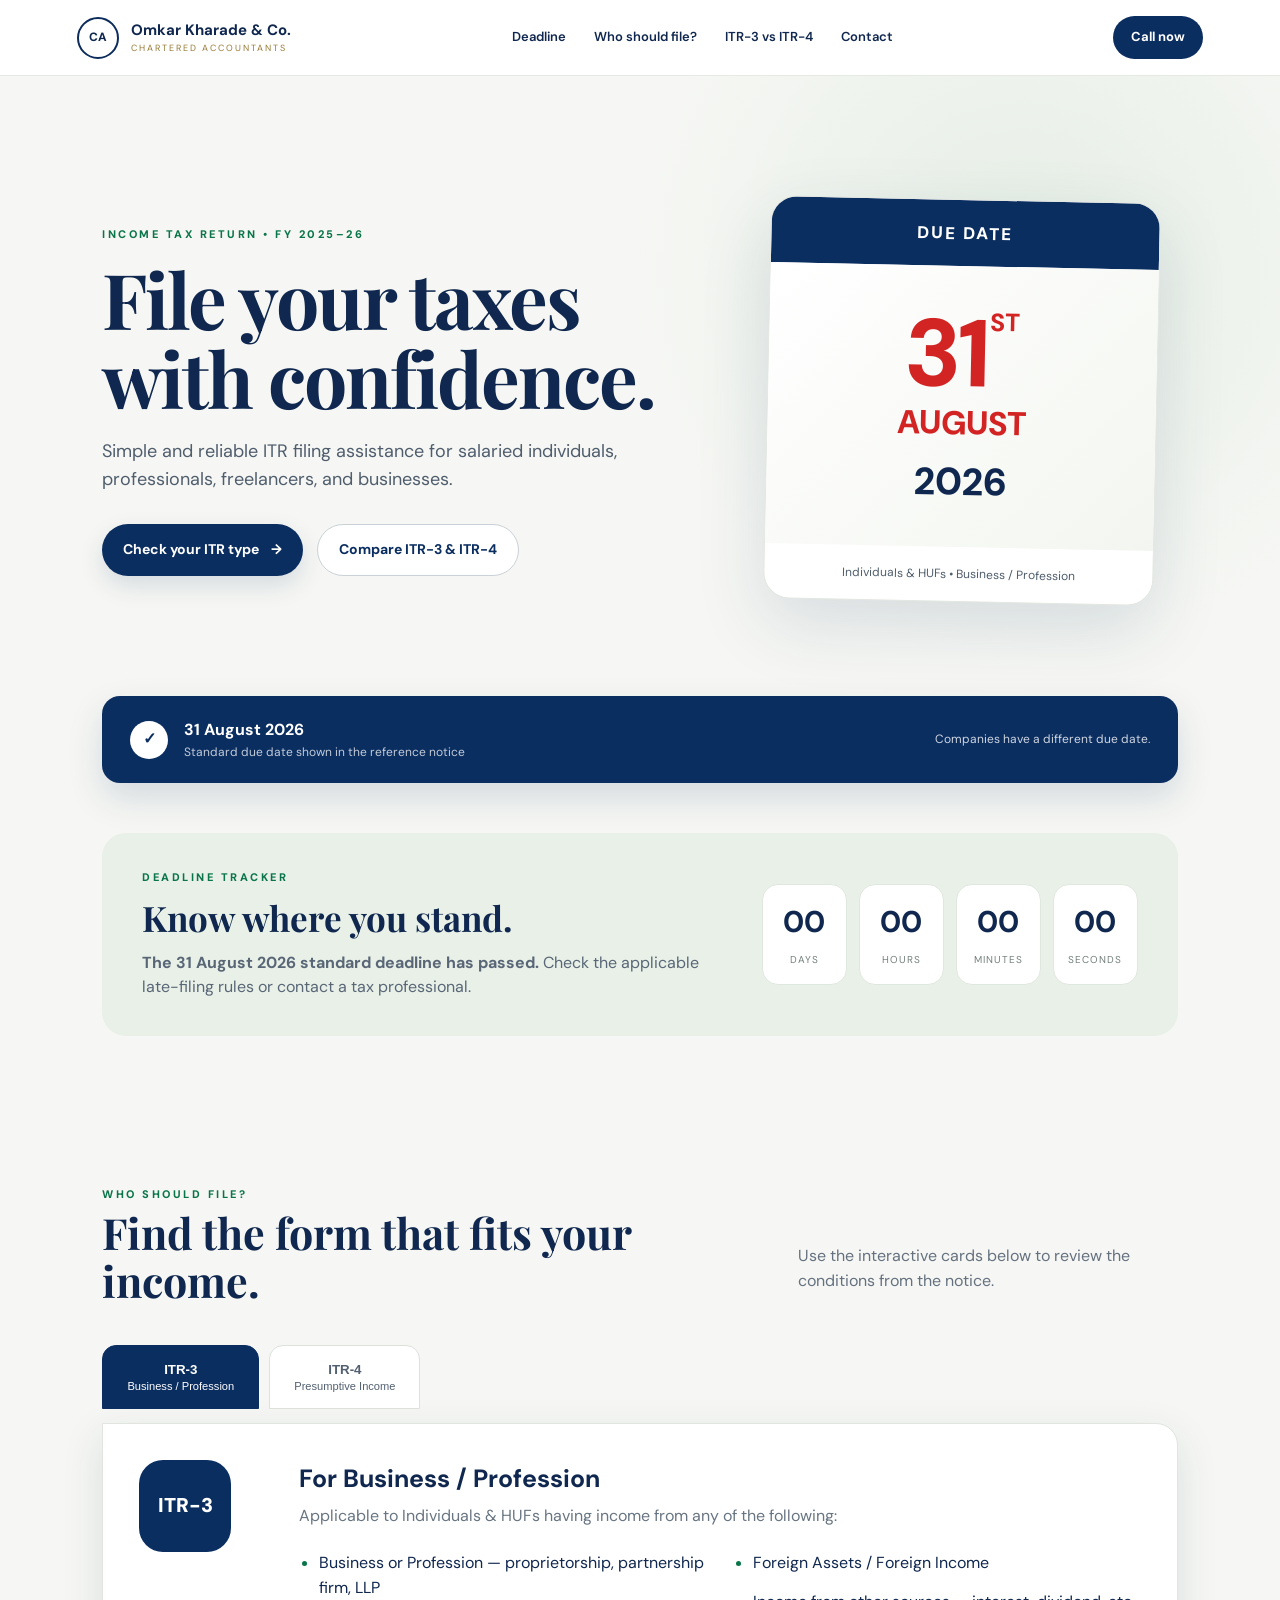
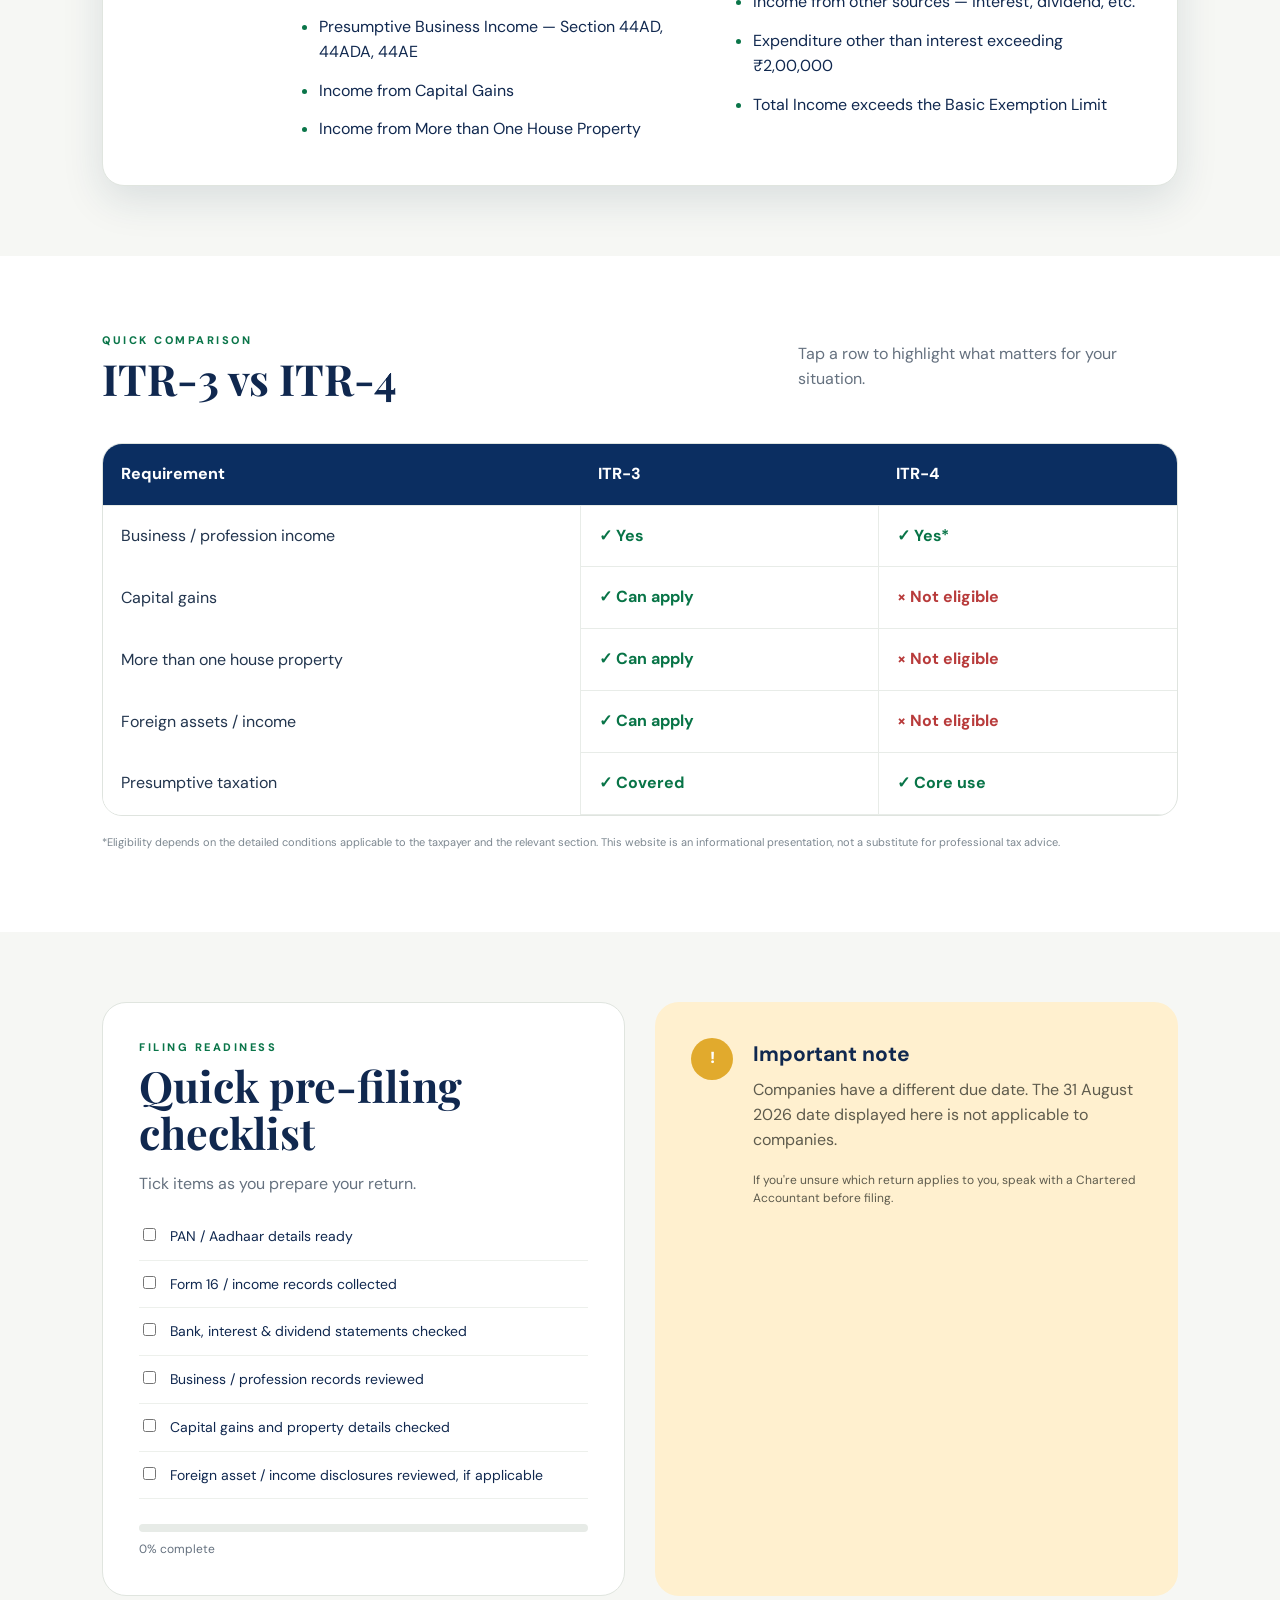
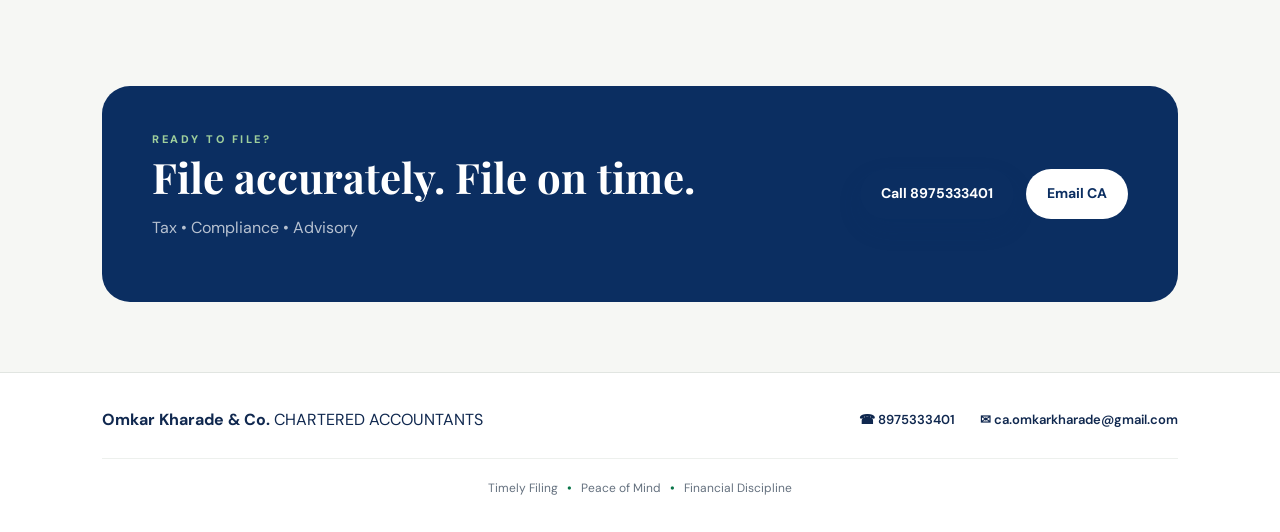
<file: index.html>
<!DOCTYPE html>
<html lang="en">
<head>
  <meta charset="UTF-8" />
  <meta name="viewport" content="width=device-width, initial-scale=1.0" />
  <title>ITR Filing Due Date 2026 | Omkar Kharade & Co.</title>
  <meta name="description" content="Interactive ITR filing deadline guide for Individuals and HUFs — ITR-3 and ITR-4." />
  <link rel="preconnect" href="https://fonts.googleapis.com">
  <link rel="preconnect" href="https://fonts.gstatic.com" crossorigin>
  <link href="https://fonts.googleapis.com/css2?family=DM+Sans:wght@400;500;600;700&family=Playfair+Display:wght@600;700&display=swap" rel="stylesheet">
  <link rel="stylesheet" href="style.css" />
</head>
<body>
  <header class="nav">
    <div class="brand">
      <div class="brand-mark">CA</div>
      <div>
        <strong>Omkar Kharade & Co.</strong>
        <span>CHARTERED ACCOUNTANTS</span>
      </div>
    </div>
    <nav>
      <a href="#deadline">Deadline</a>
      <a href="#eligibility">Who should file?</a>
      <a href="#compare">ITR-3 vs ITR-4</a>
      <a href="#contact">Contact</a>
    </nav>
    <a class="nav-cta" href="tel:+918975333401">Call now</a>
  </header>

  <main>
    <section class="hero" id="deadline">
      <div class="hero-copy">
        <div class="eyebrow">INCOME TAX RETURN • FY 2025–26</div>
        <h1>File your taxes with confidence.<br><em></em></h1>
        <p class="hero-lead">Simple and reliable ITR filing assistance for salaried individuals, professionals, freelancers, and businesses.
</p>
        <div class="hero-actions">
          <a class="btn primary" href="#eligibility">Check your ITR type <span>→</span></a>
          <a class="btn ghost" href="#compare">Compare ITR-3 & ITR-4</a>
        </div>
      </div>

      <div class="deadline-card">
        <div class="calendar-top">DUE DATE</div>
        <div class="calendar-body">
          <span class="calendar-day">31<sup>ST</sup></span>
          <span class="calendar-month">AUGUST</span>
          <span class="calendar-year">2026</span>
        </div>
        <div class="calendar-foot">Individuals & HUFs • Business / Profession</div>
      </div>
    </section>

    <section class="status-strip">
      <div class="status-icon">✓</div>
      <div>
        <strong>31 August 2026</strong>
        <span>Standard due date shown in the reference notice</span>
      </div>
      <div class="status-note">Companies have a different due date.</div>
    </section>

    <section class="countdown-section">
      <div>
        <div class="section-kicker">DEADLINE TRACKER</div>
        <h2>Know where you stand.</h2>
        <p id="deadlineMessage">Checking the filing deadline…</p>
      </div>
      <div class="countdown" id="countdown">
        <div><b id="days">00</b><span>Days</span></div>
        <div><b id="hours">00</b><span>Hours</span></div>
        <div><b id="minutes">00</b><span>Minutes</span></div>
        <div><b id="seconds">00</b><span>Seconds</span></div>
      </div>
    </section>

    <section class="section" id="eligibility">
      <div class="section-heading">
        <div>
          <div class="section-kicker">WHO SHOULD FILE?</div>
          <h2>Find the form that fits your income.</h2>
        </div>
        <p>Use the interactive cards below to review the conditions from the notice.</p>
      </div>

      <div class="tabs">
        <button class="tab active" data-tab="itr3">ITR-3 <small>Business / Profession</small></button>
        <button class="tab" data-tab="itr4">ITR-4 <small>Presumptive Income</small></button>
      </div>

      <div class="tab-panels">
        <article class="form-panel active" id="itr3">
          <div class="panel-badge">ITR-3</div>
          <div>
            <h3>For Business / Profession</h3>
            <p>Applicable to Individuals & HUFs having income from any of the following:</p>
            <ul class="feature-list">
              <li>Business or Profession — proprietorship, partnership firm, LLP</li>
              <li>Presumptive Business Income — Section 44AD, 44ADA, 44AE</li>
              <li>Income from Capital Gains</li>
              <li>Income from More than One House Property</li>
              <li>Foreign Assets / Foreign Income</li>
              <li>Income from other sources — interest, dividend, etc.</li>
              <li>Expenditure other than interest exceeding ₹2,00,000</li>
              <li>Total Income exceeds the Basic Exemption Limit</li>
            </ul>
          </div>
        </article>

        <article class="form-panel" id="itr4">
          <div class="panel-badge green">ITR-4</div>
          <div>
            <h3>For Presumptive Income</h3>
            <p>Applicable to Individuals & HUFs satisfying the relevant presumptive-income conditions:</p>
            <ul class="feature-list">
              <li>Presumptive Business under Section 44AD, 44ADA or 44AE</li>
              <li>Total Turnover / Gross Receipts up to ₹2 Crore</li>
              <li>₹3 Crore in case of 44AD as per new tax-regime conditions</li>
              <li>No Income from Capital Gains</li>
              <li>No Income from more than one House Property</li>
              <li>No Foreign Assets / Foreign Income</li>
              <li>Income from other sources, if any, within the permissible limit</li>
            </ul>
          </div>
        </article>
      </div>
    </section>

    <section class="section comparison" id="compare">
      <div class="section-heading">
        <div>
          <div class="section-kicker">QUICK COMPARISON</div>
          <h2>ITR-3 vs ITR-4</h2>
        </div>
        <p>Tap a row to highlight what matters for your situation.</p>
      </div>

      <div class="compare-grid">
        <div class="compare-head">Requirement</div>
        <div class="compare-head">ITR-3</div>
        <div class="compare-head">ITR-4</div>

        <button class="compare-row-label">Business / profession income</button>
        <div class="cell yes">✓ Yes</div><div class="cell yes">✓ Yes*</div>

        <button class="compare-row-label">Capital gains</button>
        <div class="cell yes">✓ Can apply</div><div class="cell no">× Not eligible</div>

        <button class="compare-row-label">More than one house property</button>
        <div class="cell yes">✓ Can apply</div><div class="cell no">× Not eligible</div>

        <button class="compare-row-label">Foreign assets / income</button>
        <div class="cell yes">✓ Can apply</div><div class="cell no">× Not eligible</div>

        <button class="compare-row-label">Presumptive taxation</button>
        <div class="cell yes">✓ Covered</div><div class="cell yes">✓ Core use</div>
      </div>
      <p class="disclaimer">*Eligibility depends on the detailed conditions applicable to the taxpayer and the relevant section. This website is an informational presentation, not a substitute for professional tax advice.</p>
    </section>

    <section class="section checklist-section">
      <div class="checklist-card">
        <div class="section-kicker">FILING READINESS</div>
        <h2>Quick pre-filing checklist</h2>
        <p>Tick items as you prepare your return.</p>
        <label><input type="checkbox"> PAN / Aadhaar details ready</label>
        <label><input type="checkbox"> Form 16 / income records collected</label>
        <label><input type="checkbox"> Bank, interest & dividend statements checked</label>
        <label><input type="checkbox"> Business / profession records reviewed</label>
        <label><input type="checkbox"> Capital gains and property details checked</label>
        <label><input type="checkbox"> Foreign asset / income disclosures reviewed, if applicable</label>
        <div class="progress-wrap"><div class="progress" id="progress"></div></div>
        <span id="progressText">0% complete</span>
      </div>

      <div class="warning-card">
        <div class="warning-icon">!</div>
        <div>
          <h3>Important note</h3>
          <p>Companies have a different due date. The 31 August 2026 date displayed here is not applicable to companies.</p>
          <p class="mini">If you're unsure which return applies to you, speak with a Chartered Accountant before filing.</p>
        </div>
      </div>
    </section>

    <section class="cta-section">
      <div>
        <div class="section-kicker">READY TO FILE?</div>
        <h2>File accurately. File on time.</h2>
        <p>Tax • Compliance • Advisory</p>
      </div>
      <div class="cta-actions">
        <a class="btn primary" href="tel:+918975333401">Call 8975333401</a>
        <a class="btn light" href="mailto:ca.omkarkharade@gmail.com">Email CA</a>
      </div>
    </section>
  </main>

  <footer id="contact">
    <div>
      <strong>Omkar Kharade & Co.</strong>
      <span>CHARTERED ACCOUNTANTS</span>
    </div>
    <div class="footer-contact">
      <a href="tel:+918975333401">☎ 8975333401</a>
      <a href="mailto:ca.omkarkharade@gmail.com">✉ ca.omkarkharade@gmail.com</a>
    </div>
    <div class="footer-bottom">Timely Filing <b>•</b> Peace of Mind <b>•</b> Financial Discipline</div>
  </footer>

  <script src="script.js"></script>
</body>
</html>
</file>
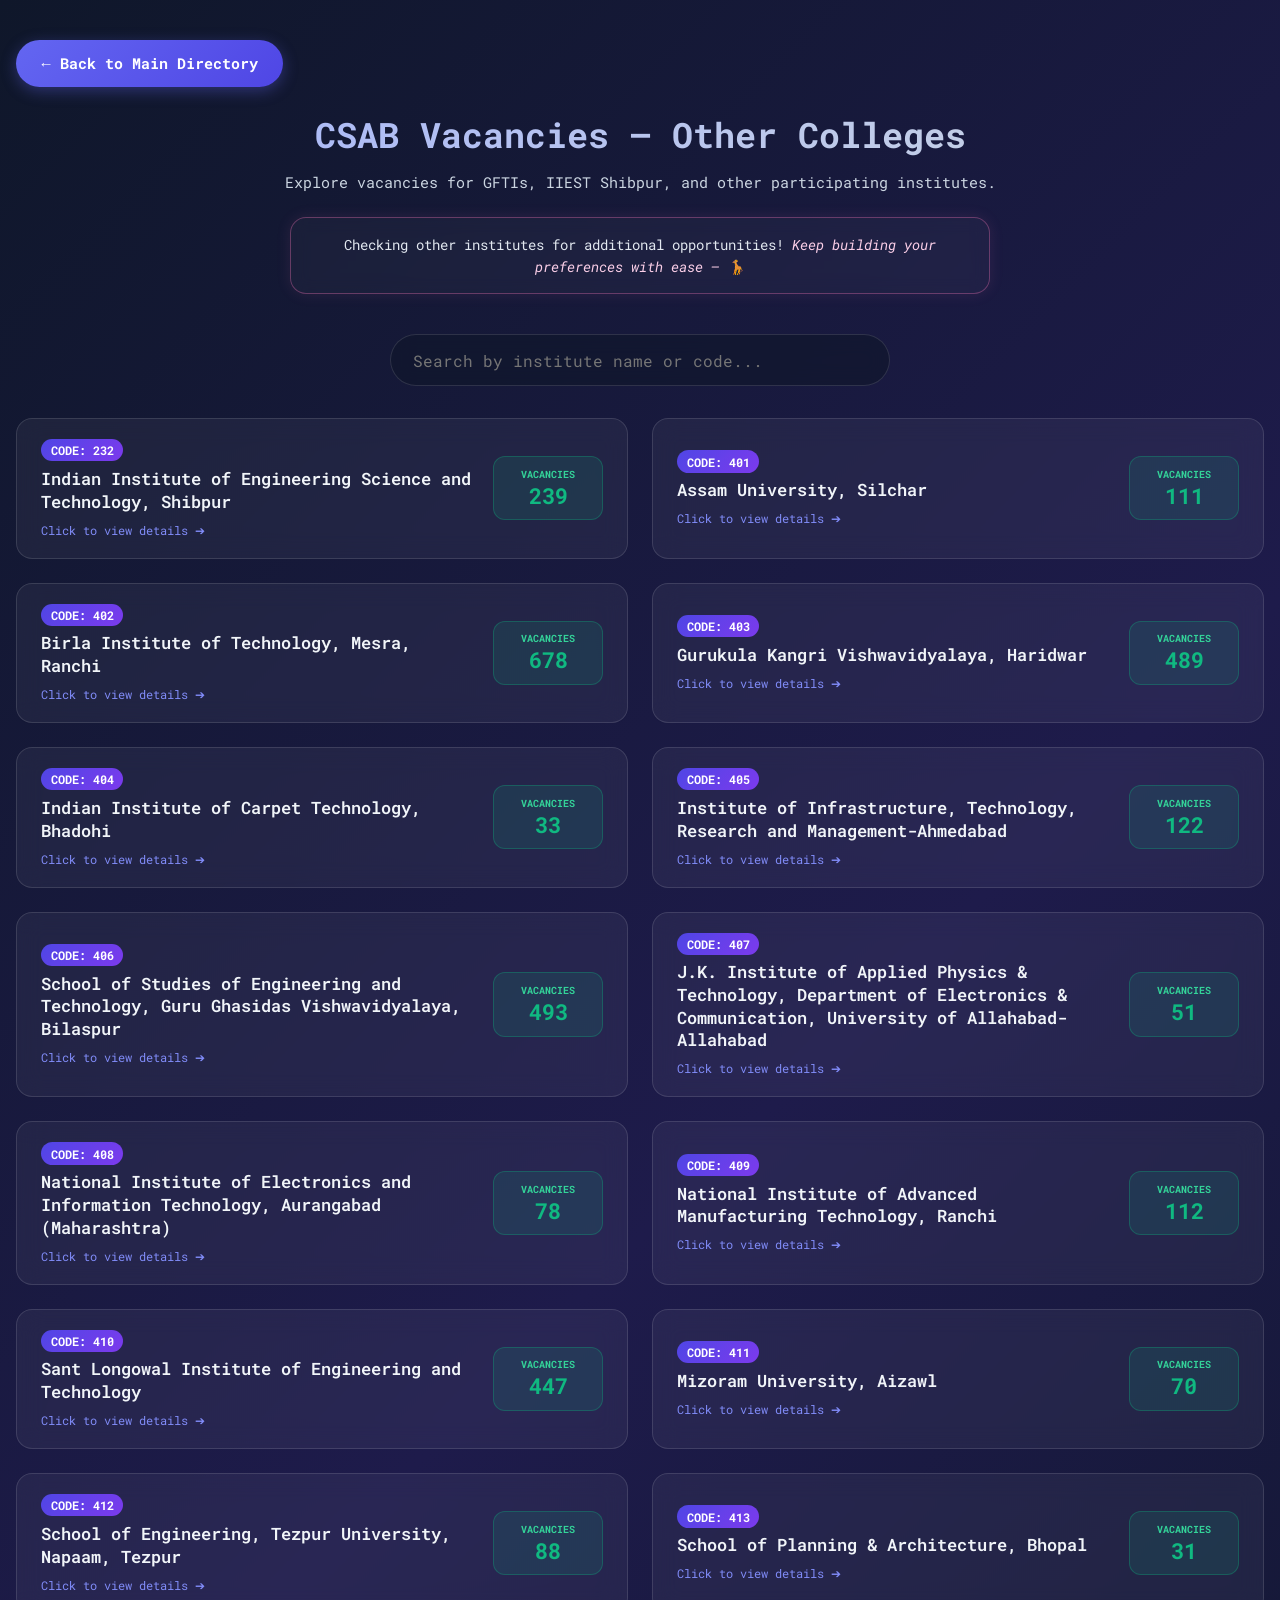
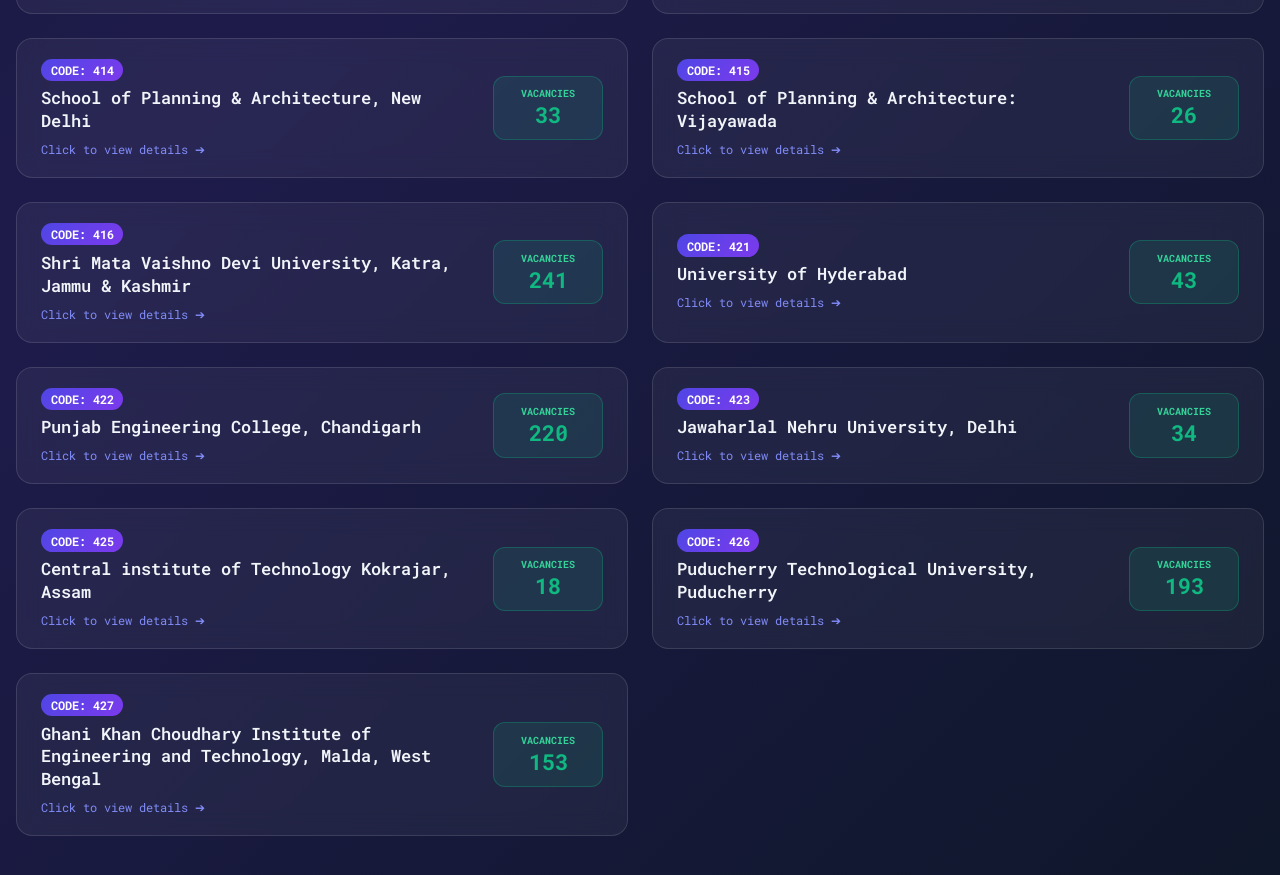
<file: other_college.html>
<!doctype html>
<html lang="en">
  <head>
    <meta charset="UTF-8" />
    <meta name="viewport" content="width=device-width, initial-scale=1.0" />
    <title>CSAB Vacancy Directory - Other Colleges</title>
    <link rel="preconnect" href="https://fonts.googleapis.com" />
    <link rel="preconnect" href="https://fonts.gstatic.com" crossorigin />
    <link
      href="https://fonts.googleapis.com/css2?family=Roboto+Mono:ital,wght@0,100..700;1,100..700&display=swap"
      rel="stylesheet"
    />
    <style>
      *,
      *::before,
      *::after {
        font-family: "Roboto Mono", monospace !important;
      }
      :root {
        --bg-gradient: linear-gradient(
          135deg,
          #0f172a 0%,
          #1e1b4b 50%,
          #0f172a 100%
        );
        --card-bg: rgba(255, 255, 255, 0.05);
        --card-border: rgba(255, 255, 255, 0.12);
        --accent-color: #6366f1;
        --accent-glow: rgba(99, 102, 241, 0.4);
        --text-main: #f8fafc;
        --text-muted: #94a3b8;
      }

      * {
        box-sizing: border-box;
        margin: 0;
        padding: 0;
      }

      body {
        background: var(--bg-gradient);
        color: var(--text-main);
        min-height: 100vh;
        padding: 2.5rem 1rem;
        font-family: "Roboto Mono", monospace !important;
      }

      .container {
        max-width: 1400px;
        margin: 0 auto;
      }

      /* Top Navigation / Action Bar */
      .top-nav {
        display: flex;
        justify-content: flex-start;
        margin-bottom: 1.5rem;
      }

      .btn-nav {
        display: inline-flex;
        align-items: center;
        gap: 0.5rem;
        background: linear-gradient(135deg, #6366f1, #4f46e5);
        color: #ffffff;
        text-decoration: none;
        padding: 0.8rem 1.6rem;
        border-radius: 50px;
        font-weight: 700;
        font-size: 0.95rem;
        box-shadow: 0 4px 15px rgba(99, 102, 241, 0.35);
        transition: all 0.3s ease;
      }

      .btn-nav:hover {
        transform: translateY(-2px);
        box-shadow: 0 6px 20px rgba(99, 102, 241, 0.5);
        background: linear-gradient(135deg, #4f46e5, #4338ca);
      }

      header {
        text-align: center;
        margin-bottom: 2.5rem;
        padding: 0 1rem;
        font-family: "Roboto Mono", monospace;
      }

      header h1 {
        font-size: 2.2rem;
        font-weight: 700;
        background: linear-gradient(to right, #a5b4fc, #cbd5e1);
        -webkit-background-clip: text;
        -webkit-text-fill-color: transparent;
        margin-bottom: 0.8rem;
      }

      .apology-subtext {
        color: #cbd5e1;
        font-size: 0.95rem;
        max-width: 750px;
        margin: 0 auto 1.4rem auto;
        line-height: 1.6;
      }

      .apology-subtext strong {
        color: #f472b6;
        font-weight: 600;
      }

      .personal-note {
        display: inline-block;
        background: rgba(255, 255, 255, 0.03);
        border: 1px solid rgba(244, 114, 182, 0.35);
        border-radius: 16px;
        padding: 1rem 1.8rem;
        max-width: 700px;
        backdrop-filter: blur(8px);
        box-shadow: 0 0 15px rgba(244, 114, 182, 0.1);
      }

      .personal-note p {
        color: #e2e8f0;
        font-size: 0.9rem;
        line-height: 1.5;
        margin: 0;
      }

      .personal-note em {
        font-style: italic;
        color: #fbcfe8;
      }

      .personal-note strong {
        font-style: normal;
        color: #ffffff;
        font-weight: 700;
      }

      .controls {
        display: flex;
        justify-content: center;
        margin-bottom: 2rem;
      }

      .search-input {
        width: 100%;
        max-width: 500px;
        padding: 0.9rem 1.4rem;
        border-radius: 50px;
        border: 1px solid var(--card-border);
        background: rgba(15, 23, 42, 0.6);
        color: #fff;
        font-size: 1rem;
        outline: none;
        backdrop-filter: blur(10px);
        transition: all 0.3s ease;
      }

      .search-input:focus {
        border-color: var(--accent-color);
        box-shadow: 0 0 15px var(--accent-glow);
      }

      .card-grid {
        display: grid;
        grid-template-columns: repeat(2, 1fr);
        gap: 1.5rem;
      }

      @media (max-width: 900px) {
        .card-grid {
          grid-template-columns: 1fr;
        }
      }

      .institute-card {
        background: var(--card-bg);
        border: 1px solid var(--card-border);
        border-radius: 16px;
        padding: 1.25rem 1.5rem;
        backdrop-filter: blur(12px);
        display: flex;
        align-items: center;
        gap: 1.25rem;
        cursor: pointer;
        transition:
          transform 0.3s ease,
          box-shadow 0.3s ease,
          border-color 0.3s ease;
      }

      .institute-card:hover {
        transform: translateY(-4px);
        border-color: var(--accent-color);
        box-shadow:
          0 10px 25px rgba(0, 0, 0, 0.4),
          0 0 20px var(--accent-glow);
      }

      .card-info {
        flex-grow: 1;
        display: flex;
        flex-direction: column;
        gap: 0.4rem;
      }

      .code-badge {
        align-self: flex-start;
        background: linear-gradient(135deg, #4f46e5, #7c3aed);
        color: #fff;
        font-size: 0.75rem;
        font-weight: 700;
        padding: 0.2rem 0.6rem;
        border-radius: 20px;
      }

      .institute-name {
        font-size: 1.05rem;
        font-weight: 600;
        line-height: 1.35;
        color: #f1f5f9;
      }

      .click-hint {
        font-size: 0.75rem;
        color: #818cf8;
        margin-top: 2px;
      }

      .vacancy-box {
        min-width: 110px;
        background: rgba(16, 185, 129, 0.12);
        border: 1px solid rgba(16, 185, 129, 0.3);
        border-radius: 12px;
        padding: 0.6rem 0.8rem;
        display: flex;
        flex-direction: column;
        align-items: center;
        text-align: center;
      }

      .vacancy-label {
        font-size: 0.65rem;
        color: #34d399;
        text-transform: uppercase;
        font-weight: 700;
      }

      .vacancy-count {
        font-size: 1.4rem;
        font-weight: 800;
        color: #10b981;
      }

      /* Modal Styling */
      .modal-overlay {
        position: fixed;
        top: 0;
        left: 0;
        width: 100%;
        height: 100%;
        background: rgba(15, 23, 42, 0.85);
        backdrop-filter: blur(8px);
        display: none;
        justify-content: center;
        align-items: center;
        z-index: 1000;
        padding: 1rem;
      }

      .modal-content {
        background: #1e1b4b;
        border: 1px solid var(--card-border);
        border-radius: 20px;
        width: 100%;
        max-width: 900px;
        max-height: 85vh;
        display: flex;
        flex-direction: column;
        box-shadow: 0 25px 50px -12px rgba(0, 0, 0, 0.7);
        animation: zoomIn 0.3s ease-out;
      }

      .modal-header {
        padding: 1.5rem;
        border-bottom: 1px solid var(--card-border);
        display: flex;
        align-items: center;
        gap: 1.2rem;
        position: relative;
      }

      .close-btn {
        position: absolute;
        top: 1.2rem;
        right: 1.5rem;
        background: rgba(255, 255, 255, 0.1);
        border: none;
        color: #fff;
        font-size: 1.5rem;
        width: 36px;
        height: 36px;
        border-radius: 50%;
        cursor: pointer;
        display: flex;
        align-items: center;
        justify-content: center;
        transition: 0.2s ease;
      }

      .close-btn:hover {
        background: rgba(239, 68, 68, 0.6);
      }

      .modal-body {
        padding: 1.5rem;
        overflow-y: auto;
      }

      /* State / Quota Titles */
      .state-section {
        margin-bottom: 2rem;
      }

      .state-title {
        font-size: 1.1rem;
        font-weight: 700;
        padding: 0.4rem 0.8rem;
        border-radius: 8px;
        display: inline-block;
        margin-bottom: 1rem;
      }

      .hs-title {
        background: rgba(99, 102, 241, 0.2);
        color: #a5b4fc;
        border: 1px solid rgba(99, 102, 241, 0.4);
      }

      .os-title {
        background: rgba(56, 189, 248, 0.2);
        color: #38bdf8;
        border: 1px solid rgba(56, 189, 248, 0.4);
      }

      .ai-title {
        background: rgba(236, 72, 153, 0.2);
        color: #f472b6;
        border: 1px solid rgba(236, 72, 153, 0.4);
      }

      .branch-card {
        background: rgba(255, 255, 255, 0.03);
        border: 1px solid rgba(255, 255, 255, 0.08);
        border-radius: 12px;
        margin-bottom: 1rem;
        padding: 1rem;
      }

      .branch-name {
        font-weight: 600;
        font-size: 1rem;
        color: #f8fafc;
        margin-bottom: 0.8rem;
        border-bottom: 1px dashed rgba(255, 255, 255, 0.1);
        padding-bottom: 0.4rem;
      }

      .pool-block {
        margin-top: 0.6rem;
      }

      .pool-title {
        font-size: 0.8rem;
        font-weight: 700;
        color: #cbd5e1;
        margin-bottom: 0.4rem;
        text-transform: uppercase;
        letter-spacing: 0.5px;
      }

      .category-grid {
        display: grid;
        grid-template-columns: repeat(auto-fill, minmax(130px, 1fr));
        gap: 0.6rem;
        margin-bottom: 0.8rem;
      }

      .cat-badge {
        background: rgba(0, 0, 0, 0.3);
        border: 1px solid var(--card-border);
        border-radius: 8px;
        padding: 0.4rem 0.6rem;
        display: flex;
        justify-content: space-between;
        align-items: center;
      }

      .cat-name {
        font-size: 0.75rem;
        color: var(--text-muted);
      }

      .cat-val {
        font-weight: 700;
        font-size: 0.9rem;
        color: #34d399;
      }

      .status-msg {
        text-align: center;
        font-size: 1.2rem;
        color: var(--text-muted);
        margin-top: 3rem;
      }

      @keyframes zoomIn {
        from {
          transform: scale(0.9);
          opacity: 0;
        }
        to {
          transform: scale(1);
          opacity: 1;
        }
      }
    </style>
  </head>
  <body>
    <div class="container">
      <!-- Top Most Navigation Button -->
      <div class="top-nav">
        <a href="index.html" class="btn-nav">← Back to Main Directory</a>
      </div>

      <header>
        <h1>CSAB Vacancies — Other Colleges</h1>
        <p class="apology-subtext">
          Explore vacancies for GFTIs, IIEST Shibpur, and other participating institutes.
        </p>

        <div class="personal-note">
          <p>
            Checking other institutes for additional opportunities! 
            <em>Keep building your preferences with ease — 🦒</em>
          </p>
        </div>
      </header>

      <div class="controls">
        <input
          type="text"
          id="searchInput"
          class="search-input"
          placeholder="Search by institute name or code..."
        />
      </div>

      <div id="cardGrid" class="card-grid"></div>
      <div id="statusMessage" class="status-msg">Loading JSON Data...</div>
    </div>

    <!-- Modal Window -->
    <div id="detailsModal" class="modal-overlay">
      <div class="modal-content">
        <div class="modal-header">
          <div>
            <span id="modalCode" class="code-badge"></span>
            <h2
              id="modalTitle"
              class="institute-name"
              style="font-size: 1.2rem; margin-top: 4px"
            ></h2>
          </div>
          <button class="close-btn" onclick="closeModal()">&times;</button>
        </div>
        <div id="modalBody" class="modal-body"></div>
      </div>
    </div>

    <script>
      // College Codes corresponding to IIEST Shibpur and GFTIs (232, 401, 402, etc.)
      const otherCollegeCodes = new Set([
        "232",
        "401",
        "402",
        "403",
        "404",
        "405",
        "406",
        "407",
        "408",
        "409",
        "410",
        "411",
        "412",
        "413",
        "414",
        "415",
        "416",
        "417",
        "418",
        "419",
        "421",
        "422",
        "423",
        "425",
        "426",
        "427"
      ]);

      let aggregatedInstitutes = new Map();

      async function loadCSABData() {
        const statusMsg = document.getElementById("statusMessage");
        try {
          const response = await fetch("csabdetails.json");
          if (!response.ok)
            throw new Error(`HTTP error! status: ${response.status}`);

          const rawData = await response.json();
          processCSABData(rawData);

          statusMsg.style.display = "none";
          renderCards(Array.from(aggregatedInstitutes.values()));
        } catch (error) {
          console.error("Error loading JSON:", error);
          statusMsg.innerText =
            "Error loading CSAB details JSON file. Make sure 'csabdetails.json' exists in your folder.";
        }
      }

      function processCSABData(data) {
        data.forEach((item) => {
          const code = String(item["Institute Code"]).trim();
          const quota = String(item["Quota"]).trim().toUpperCase();

          // Matches institutes listed in otherCollegeCodes for HS, OS, and AI quotas
          if (
            otherCollegeCodes.has(code) &&
            (quota === "HS" || quota === "OS" || quota === "AI")
          ) {
            if (!aggregatedInstitutes.has(code)) {
              aggregatedInstitutes.set(code, {
                code: code,
                name: item["Institute Name"],
                totalVacancies: 0,
                quotaData: {
                  HS: {},
                  OS: {},
                  AI: {},
                },
              });
            }

            const inst = aggregatedInstitutes.get(code);
            const vacancy = parseInt(item["Vacancy"], 10) || 0;
            const branch = item["Program Name"];
            const pool =
              item["Seat Pool"] || item["Gender"] || "Gender-Neutral";
            const category = item["Category"];

            inst.totalVacancies += vacancy;

            // Grouping structure: Quota -> Branch -> Pool -> Category
            if (!inst.quotaData[quota][branch]) {
              inst.quotaData[quota][branch] = {};
            }
            if (!inst.quotaData[quota][branch][pool]) {
              inst.quotaData[quota][branch][pool] = {};
            }
            if (!inst.quotaData[quota][branch][pool][category]) {
              inst.quotaData[quota][branch][pool][category] = 0;
            }

            inst.quotaData[quota][branch][pool][category] += vacancy;
          }
        });
      }

      function renderCards(institutes) {
        const grid = document.getElementById("cardGrid");
        grid.innerHTML = "";

        if (institutes.length === 0) {
          grid.innerHTML = `<div style="grid-column: 1/-1; text-align:center; color: var(--text-muted);">No matching institutes found.</div>`;
          return;
        }

        institutes.forEach((inst) => {
          const card = document.createElement("div");
          card.className = "institute-card";
          card.onclick = () => openModal(inst.code);

          card.innerHTML = `
          <div class="card-info">
            <span class="code-badge">CODE: ${inst.code}</span>
            <div class="institute-name">${inst.name}</div>
            <span class="click-hint">Click to view details ➔</span>
          </div>
          <div class="vacancy-box">
            <span class="vacancy-label">Vacancies</span>
            <span class="vacancy-count">${inst.totalVacancies}</span>
          </div>
        `;

          grid.appendChild(card);
        });
      }

      function openModal(code) {
        const inst = aggregatedInstitutes.get(code);
        if (!inst) return;

        document.getElementById("modalTitle").innerText = inst.name;
        document.getElementById("modalCode").innerText = `CODE: ${inst.code}`;

        const body = document.getElementById("modalBody");
        body.innerHTML = "";

        // 1. Home State (HS) Seats First
        renderQuotaSection(
          body,
          "Home State (HS)",
          inst.quotaData.HS,
          "hs-title",
        );

        // 2. Other State (OS) Seats Second
        renderQuotaSection(
          body,
          "Other State (OS)",
          inst.quotaData.OS,
          "os-title",
        );

        // 3. All India (AI) Seats
        renderQuotaSection(
          body,
          "All India (AI Quota)",
          inst.quotaData.AI,
          "ai-title",
        );

        document.getElementById("detailsModal").style.display = "flex";
      }

      function renderQuotaSection(
        container,
        titleText,
        branchesObj,
        titleClass,
      ) {
        const branches = Object.keys(branchesObj);
        if (branches.length === 0) return;

        const section = document.createElement("div");
        section.className = "state-section";

        let sectionHTML = `<div class="state-title ${titleClass}">${titleText}</div>`;

        branches.forEach((branch) => {
          sectionHTML += `<div class="branch-card">`;
          sectionHTML += `<div class="branch-name">${branch}</div>`;

          const poolsObj = branchesObj[branch];
          for (const [poolName, categoriesObj] of Object.entries(poolsObj)) {
            sectionHTML += `<div class="pool-block">`;
            sectionHTML += `<div class="pool-title">Pool: ${poolName}</div>`;
            sectionHTML += `<div class="category-grid">`;

            for (const [cat, count] of Object.entries(categoriesObj)) {
              sectionHTML += `
              <div class="cat-badge">
                <span class="cat-name">${cat}</span>
                <span class="cat-val">${count}</span>
              </div>
            `;
            }
            sectionHTML += `</div></div>`;
          }

          sectionHTML += `</div>`;
        });

        section.innerHTML = sectionHTML;
        container.appendChild(section);
      }

      function closeModal() {
        document.getElementById("detailsModal").style.display = "none";
      }

      window.onclick = function (event) {
        const modal = document.getElementById("detailsModal");
        if (event.target === modal) {
          closeModal();
        }
      };

      document.getElementById("searchInput").addEventListener("input", (e) => {
        const query = e.target.value.toLowerCase().trim();
        const filtered = Array.from(aggregatedInstitutes.values()).filter(
          (inst) =>
            inst.name.toLowerCase().includes(query) ||
            inst.code.toLowerCase().includes(query),
        );
        renderCards(filtered);
      });

      window.addEventListener("DOMContentLoaded", loadCSABData);
    </script>
  </body>
</html>
</file>
<file: style.css>
*{box-sizing:border-box}html{scroll-behavior:smooth}body{margin:0;background:#f6f7f4;color:#10284f;font-family:"DM Sans",Arial,sans-serif;line-height:1.55}.nav{height:76px;background:#fff;display:flex;align-items:center;justify-content:space-between;padding:0 6vw;border-bottom:1px solid #e7e9e5;position:sticky;top:0;z-index:20}.brand{display:flex;gap:12px;align-items:center}.brand-mark{width:42px;height:42px;border:2px solid #0c2c5b;border-radius:50%;display:grid;place-items:center;font-weight:800;font-size:12px}.brand strong,.brand span{display:block}.brand strong{font-size:15px}.brand span{font-size:9px;letter-spacing:2px;color:#987a35}.nav nav{display:flex;gap:28px}.nav nav a,.footer-contact a{color:#10284f;text-decoration:none;font-size:13px;font-weight:600}.nav-cta{background:#0b2e61;color:#fff;text-decoration:none;padding:11px 18px;border-radius:999px;font-size:13px;font-weight:700}.hero{min-height:650px;padding:90px 8vw;display:grid;grid-template-columns:1.15fr .85fr;align-items:center;gap:60px;background:radial-gradient(circle at 80% 30%,#e5eee5 0,#f6f7f4 35%,#f6f7f4 70%)}.eyebrow,.section-kicker{font-size:11px;font-weight:800;letter-spacing:2.5px;color:#0a7549}.hero h1{font-family:"Playfair Display",serif;font-size:clamp(48px,6vw,82px);line-height:1.02;margin:16px 0 22px;letter-spacing:-2px}.hero h1 em{font-style:normal;color:#d6a600}.hero-lead{max-width:650px;color:#4f5d6d;font-size:18px}.hero-actions{display:flex;gap:14px;flex-wrap:wrap;margin-top:30px}.btn{display:inline-flex;align-items:center;justify-content:center;gap:12px;border-radius:999px;padding:14px 21px;text-decoration:none;font-weight:700;font-size:14px}.primary{background:#0b2e61;color:#fff;box-shadow:0 10px 25px #0b2e6122}.ghost{border:1px solid #cad1d7;color:#0b2e61;background:#fff}.light{background:#fff;color:#0b2e61}.deadline-card{max-width:390px;width:100%;justify-self:center;background:#fff;border:1px solid #e3e7e1;border-radius:26px;box-shadow:0 25px 70px #19365d22;overflow:hidden;transform:rotate(1.2deg)}.calendar-top{background:#0b2e61;color:#fff;padding:20px;text-align:center;font-size:17px;letter-spacing:2px;font-weight:800}.calendar-body{padding:45px 30px 35px;text-align:center;background:linear-gradient(135deg,#fff,#f3f6f0)}.calendar-day{display:block;font-size:95px;line-height:.9;font-weight:800;color:#d32424}.calendar-day sup{font-size:25px;vertical-align:top}.calendar-month{display:block;font-size:33px;font-weight:800;color:#d32424}.calendar-year{display:block;font-size:38px;font-weight:800;margin-top:5px}.calendar-foot{padding:18px 25px;text-align:center;color:#4f5d6d;font-size:12px}.status-strip{margin:0 8vw;padding:22px 28px;background:#0b2e61;color:#fff;border-radius:18px;display:flex;align-items:center;gap:16px;transform:translateY(-30px);box-shadow:0 15px 35px #0b2e6125}.status-icon{width:38px;height:38px;border-radius:50%;background:#fff;color:#0b2e61;display:grid;place-items:center;font-weight:900}.status-strip strong,.status-strip span{display:block}.status-strip span{font-size:12px;opacity:.75}.status-note{margin-left:auto;font-size:12px;opacity:.8}.countdown-section{margin:20px 8vw 80px;padding:36px 40px;border-radius:24px;background:#e8f0e8;display:flex;justify-content:space-between;align-items:center;gap:30px}.countdown-section h2{margin:5px 0;font-family:"Playfair Display",serif;font-size:35px}.countdown-section p{margin:0;color:#596676}.countdown{display:flex;gap:12px}.countdown>div{min-width:85px;background:#fff;border:1px solid #dfe8df;border-radius:16px;padding:14px;text-align:center}.countdown b{display:block;font-size:30px}.countdown span{font-size:10px;text-transform:uppercase;letter-spacing:1px;color:#73807b}.section{padding:70px 8vw}.section-heading{display:flex;justify-content:space-between;align-items:end;gap:40px;margin-bottom:35px}.section-heading h2,.checklist-card h2,.cta-section h2{font-family:"Playfair Display",serif;font-size:43px;line-height:1.1;margin:6px 0}.section-heading p{max-width:380px;color:#65717f}.tabs{display:flex;gap:10px;margin-bottom:14px}.tab{cursor:pointer;border:1px solid #dce1dc;background:#fff;border-radius:14px 14px 0 0;padding:16px 24px;color:#526071;font-weight:800}.tab small{display:block;font-weight:500;margin-top:3px}.tab.active{background:#0b2e61;color:#fff;border-color:#0b2e61}.form-panel{display:none;grid-template-columns:130px 1fr;gap:30px;background:#fff;border:1px solid #e0e5df;border-radius:0 22px 22px 22px;padding:36px;box-shadow:0 14px 40px #173a5120}.form-panel.active{display:grid}.panel-badge{width:92px;height:92px;border-radius:24px;background:#0b2e61;color:#fff;display:grid;place-items:center;font-weight:900;font-size:20px}.panel-badge.green{background:#0a7549}.form-panel h3{font-size:25px;margin:0 0 5px}.form-panel p{color:#687582;margin-top:0}.feature-list{padding-left:20px;margin-bottom:0;columns:2;column-gap:45px}.feature-list li{padding:7px 0;break-inside:avoid}.feature-list li::marker{color:#0a7549}.comparison{background:#fff}.compare-grid{display:grid;grid-template-columns:1.6fr 1fr 1fr;border:1px solid #dfe4df;border-radius:20px;overflow:hidden}.compare-grid>*{padding:18px;border-bottom:1px solid #e8ece8}.compare-head{background:#0b2e61;color:#fff;font-weight:800}.compare-row-label{border:0;background:#fff;text-align:left;font:inherit;color:#22354e;cursor:pointer}.compare-row-label:hover{background:#f1f5ef}.cell{border-left:1px solid #e8ece8}.yes{color:#087447;font-weight:700}.no{color:#b83b3b;font-weight:700}.disclaimer{font-size:11px;color:#7c8790;margin-top:18px}.checklist-section{display:grid;grid-template-columns:1fr 1fr;gap:30px}.checklist-card,.warning-card{border-radius:24px;padding:36px}.checklist-card{background:#fff;border:1px solid #e0e5df}.checklist-card>p{color:#65717f}.checklist-card label{display:block;padding:12px 0;border-bottom:1px solid #edf0ec;font-size:14px}.checklist-card input{accent-color:#0a7549;margin-right:10px}.progress-wrap{height:8px;background:#e7ebe7;border-radius:20px;margin-top:25px;overflow:hidden}.progress{height:100%;width:0;background:#0a7549;transition:.3s}.checklist-card #progressText{display:block;margin-top:8px;font-size:12px;color:#65717f}.warning-card{background:#fff0cf;display:flex;gap:20px;align-items:flex-start}.warning-icon{width:42px;height:42px;flex:0 0 42px;border-radius:50%;background:#e1aa2d;color:#fff;display:grid;place-items:center;font-weight:900}.warning-card h3{margin:0 0 8px;font-size:21px}.warning-card p{margin:0;color:#5e5b4d}.warning-card .mini{font-size:12px;margin-top:18px}.cta-section{margin:20px 8vw 70px;border-radius:28px;background:#0b2e61;color:#fff;padding:45px 50px;display:flex;justify-content:space-between;align-items:center;gap:30px}.cta-section .section-kicker{color:#9fcf9c}.cta-section h2{font-size:42px;margin-bottom:8px}.cta-section p{opacity:.7}.cta-actions{display:flex;gap:12px;flex-wrap:wrap}footer{background:#fff;border-top:1px solid #e1e5e1;padding:35px 8vw;display:flex;align-items:center;justify-content:space-between;gap:25px;flex-wrap:wrap}.footer-contact{display:flex;gap:25px;flex-wrap:wrap}.footer-bottom{width:100%;text-align:center;border-top:1px solid #edf0ed;padding-top:20px;color:#65717f;font-size:12px}.footer-bottom b{color:#0a7549;margin:0 6px}@media(max-width:850px){.nav nav{display:none}.hero{grid-template-columns:1fr;padding-top:55px}.deadline-card{max-width:330px}.countdown-section,.section-heading,.cta-section{flex-direction:column;align-items:flex-start}.countdown-section{display:block}.countdown{margin-top:25px}.feature-list{columns:1}.form-panel{grid-template-columns:1fr}.checklist-section{grid-template-columns:1fr}.compare-grid{font-size:12px}.compare-grid>*{padding:12px 9px}}@media(max-width:520px){.nav{padding:0 5vw}.brand strong{font-size:12px}.hero,.section{padding-left:5vw;padding-right:5vw}.status-strip,.countdown-section,.cta-section{margin-left:5vw;margin-right:5vw}.hero h1{font-size:47px}.countdown{gap:6px}.countdown>div{min-width:65px}.countdown b{font-size:23px}.section-heading h2,.checklist-card h2,.cta-section h2{font-size:34px}.tabs{overflow:auto}.tab{white-space:nowrap}.cta-section{padding:32px}.footer-contact{flex-direction:column;gap:8px}}
</file>
